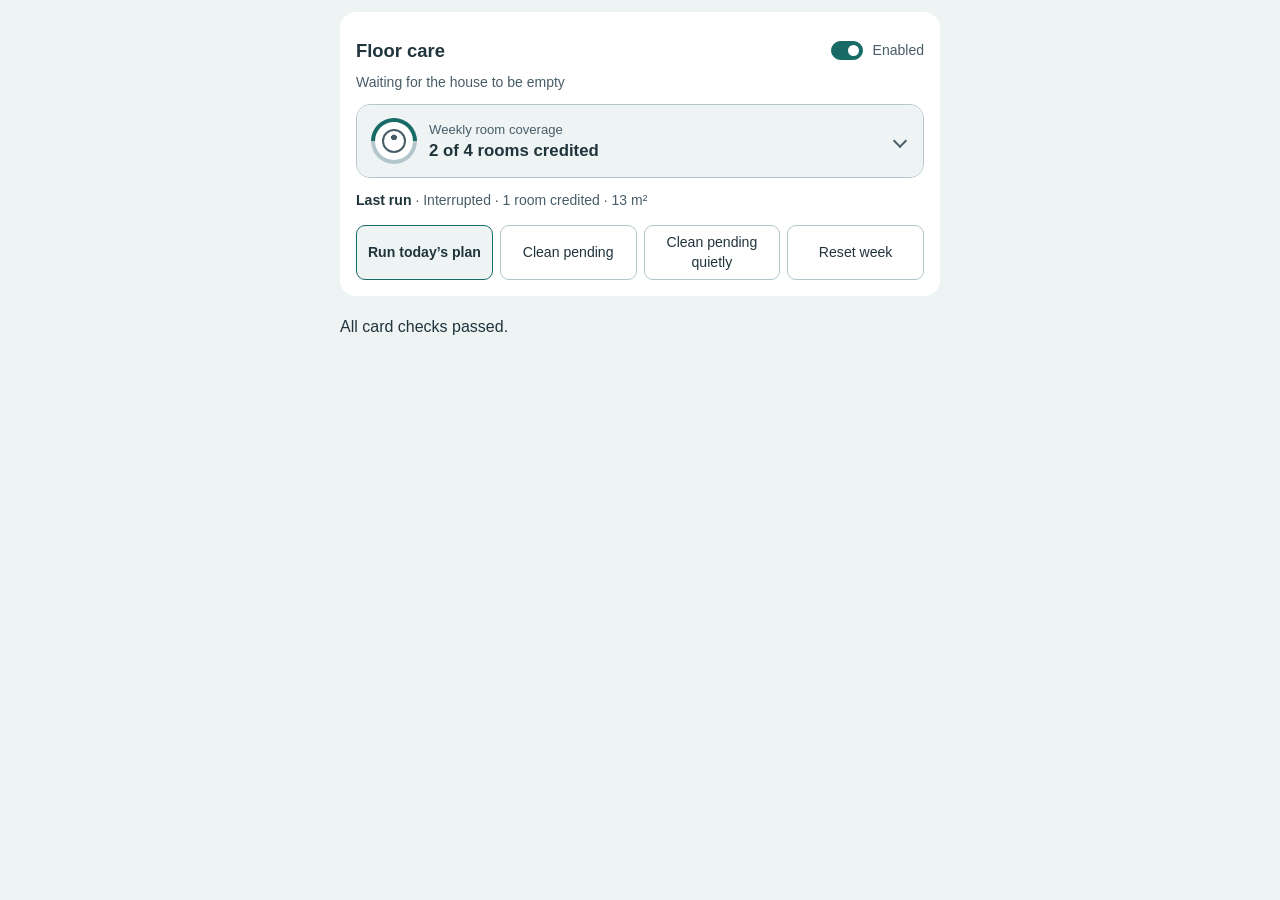
<file: tests/room-status-card.html>
<!doctype html>
<html lang="en">
<head>
  <meta charset="utf-8">
  <meta name="viewport" content="width=device-width,initial-scale=1">
  <title>Dreame Scheduler card checks</title>
  <style>
    :root { color-scheme:light; --primary-color:#176a65; --primary-text-color:#20343c; --secondary-text-color:#475d67;
      --divider-color:#b2c6cb; --card-background-color:#fff; --secondary-background-color:#eef4f4; --backdrop:#eef3f4; }
    @media (prefers-color-scheme: dark) {
      :root { color-scheme:dark; --primary-color:#87dbcd; --primary-text-color:#e9f2f7; --secondary-text-color:#aec5cf;
        --divider-color:#46616f; --card-background-color:#142936; --secondary-background-color:#203944; --backdrop:#0b1c26; }
    }
    body { background:var(--backdrop); color:var(--primary-text-color);
      max-width:600px; margin:0 auto; padding:12px; font:16px/1.4 Arial,sans-serif; }
    ha-card { display:block; background:var(--card-background-color); border-radius:16px; }
    [data-result] { display:block; margin:20px 0; }
  </style>
  <script defer src="../www/dreame-scheduler-card.js"></script>
</head>
<body>
<dreame-scheduler-card></dreame-scheduler-card>
<output data-result="pending"></output>
<script>
window.addEventListener("DOMContentLoaded", () => {
  const result = document.querySelector("output");
  const card = document.querySelector("dreame-scheduler-card");
  const get = selector => card.querySelector(selector);
  const config = {entity:"sensor.upstairs_scheduler_status", vacuum_entity:"vacuum.upstairs", title:"Floor care"};
  const state = (value, attributes = {}) => ({state:value, attributes});
  const attrs = {reason:"Waiting for the house to be empty", cleaned_rooms:["Kitchen","Hall"],
    pending_rooms:["Dining room","Office"], missed_rooms:{"Office":1},
    last_run:{interrupted:true, cleaned:["Kitchen"], cleaned_area:"13 m²"}};
  const states = {
    [config.entity]:state("waiting", attrs),
    "switch.upstairs_scheduler_scheduler_enabled":state("on"),
    "button.upstairs_scheduler_run_today_s_schedule_now":state("unknown"),
    "button.upstairs_scheduler_clean_now":state("unknown"),
    "button.upstairs_scheduler_clean_now_quiet":state("unknown"),
    "button.upstairs_scheduler_reset_week_counters":state("unknown"),
    "vacuum.upstairs":state("docked", {supported_features:16}),
    "vacuum.downstairs":state("cleaning", {supported_features:16})
  };
  const calls = [];
  const refresh = () => { card.hass = {states:{...states}, callService:(...args) => calls.push(args)}; };
  function check(ok, message) { if (!ok) throw Error(message); }
  function clicked(action) { get('[data-action="' + action + '"]').click(); }
  function callIs(domain, service, id) {
    return JSON.stringify(calls[calls.length - 1]) === JSON.stringify([domain, service, {entity_id:id}]);
  }
  try {
    card.setConfig(config);
    refresh();
    check(get(".dsc-count").textContent === "2 of 4 rooms credited", "Counts available from the status entity alone");
    check(get(".dsc-last").textContent.includes("Interrupted · 1 room credited · 13 m²"), "Recorded last-run outcome");
    check(get('[data-action="dock"]').hidden, "Docked robot does not offer a return command");
    clicked("run_today");
    check(callIs("button","press","button.upstairs_scheduler_run_today_s_schedule_now"), "Run scoped to upstairs");
    clicked("clean_now");
    check(callIs("button","press","button.upstairs_scheduler_clean_now"), "Pending targets catch-up");
    clicked("clean_quiet");
    check(callIs("button","press","button.upstairs_scheduler_clean_now_quiet"), "Quiet targets quiet catch-up");
    const oldConfirm = window.confirm;
    window.confirm = () => false;
    clicked("reset_week");
    check(calls.length === 3, "Cancelled reset does nothing");
    window.confirm = () => true;
    clicked("reset_week");
    check(callIs("button","press","button.upstairs_scheduler_reset_week_counters"), "Reset scoped to upstairs");
    window.confirm = oldConfirm;
    get("[data-en]").click();
    check(callIs("switch","turn_off","switch.upstairs_scheduler_scheduler_enabled"), "Toggle targets its own switch");

    const summary = get("summary");
    summary.focus();
    summary.click();
    const oldRow = get(".dsc-rooms li");
    states["sensor.unrelated"] = state("updated");
    refresh();
    check(oldRow === get(".dsc-rooms li"), "Unrelated updates keep existing room elements");
    states[config.entity] = state("running", {...attrs, cleaned_rooms:["Kitchen","<Laundry>","Loft"], pending_rooms:["Office"]});
    refresh();
    check(get("details").open && summary === document.activeElement, "Live changes preserve disclosure and keyboard focus");
    check([...card.querySelectorAll(".dsc-rooms li")].some(row => row.textContent === "<Laundry>"), "Room names are plain text");
    check(!get("laundry") && get(".dsc-count").textContent === "3 of 4 rooms credited", "Fresh names and counts");
    states["vacuum.upstairs"] = state("cleaning", {supported_features:16});
    refresh();
    clicked("dock");
    check(callIs("vacuum","return_to_base","vacuum.upstairs") && calls.length === 6, "Only the explicitly configured robot docks");
    states["vacuum.upstairs"] = state("cleaning", {supported_features:0});
    refresh();
    check(get('[data-action="dock"]').hidden, "Unsupported dock command hidden");
    card.setConfig({entity:config.entity});
    check(get('[data-action="dock"]').hidden, "One-entity configs never infer another robot");
    states[config.entity] = state("idle");
    states["sensor.upstairs_scheduler_rooms_cleaned_this_week"] = state("1", {rooms_total:4});
    refresh();
    check(get(".dsc-count").textContent === "1 of 4 rooms credited", "Legacy aggregate sensor");
    delete states[config.entity];
    refresh();
    check(get(".dsc-count").textContent === "Room totals unavailable" && get('[data-action="run_today"]').disabled,
          "Missing status leaves actions disabled and coverage unknown");
    states[config.entity] = state("idle", {cleaned_rooms:[], pending_rooms:[]});
    refresh();
    check(get(".dsc-count").textContent === "No rooms scheduled", "Empty roster differs from unknown");
    states[config.entity] = state("waiting", attrs);
    card.setConfig(config);
    refresh();
    check(!get('[data-action="run_today"]').disabled, "Entity recovers after a temporary outage");
    for (const button of card.querySelectorAll("button:not([hidden])")) {
      check(button.offsetHeight >= 44, "Action has a touch target");
    }
    check(card.scrollWidth <= document.documentElement.clientWidth, "Card fits the viewport");
    result.dataset.result = "pass";
    result.textContent = "All card checks passed.";
  } catch (err) {
    result.dataset.result = "fail";
    result.textContent = err.stack || String(err);
    throw err;
  }
});
</script>
</body>
</html>
</file>
